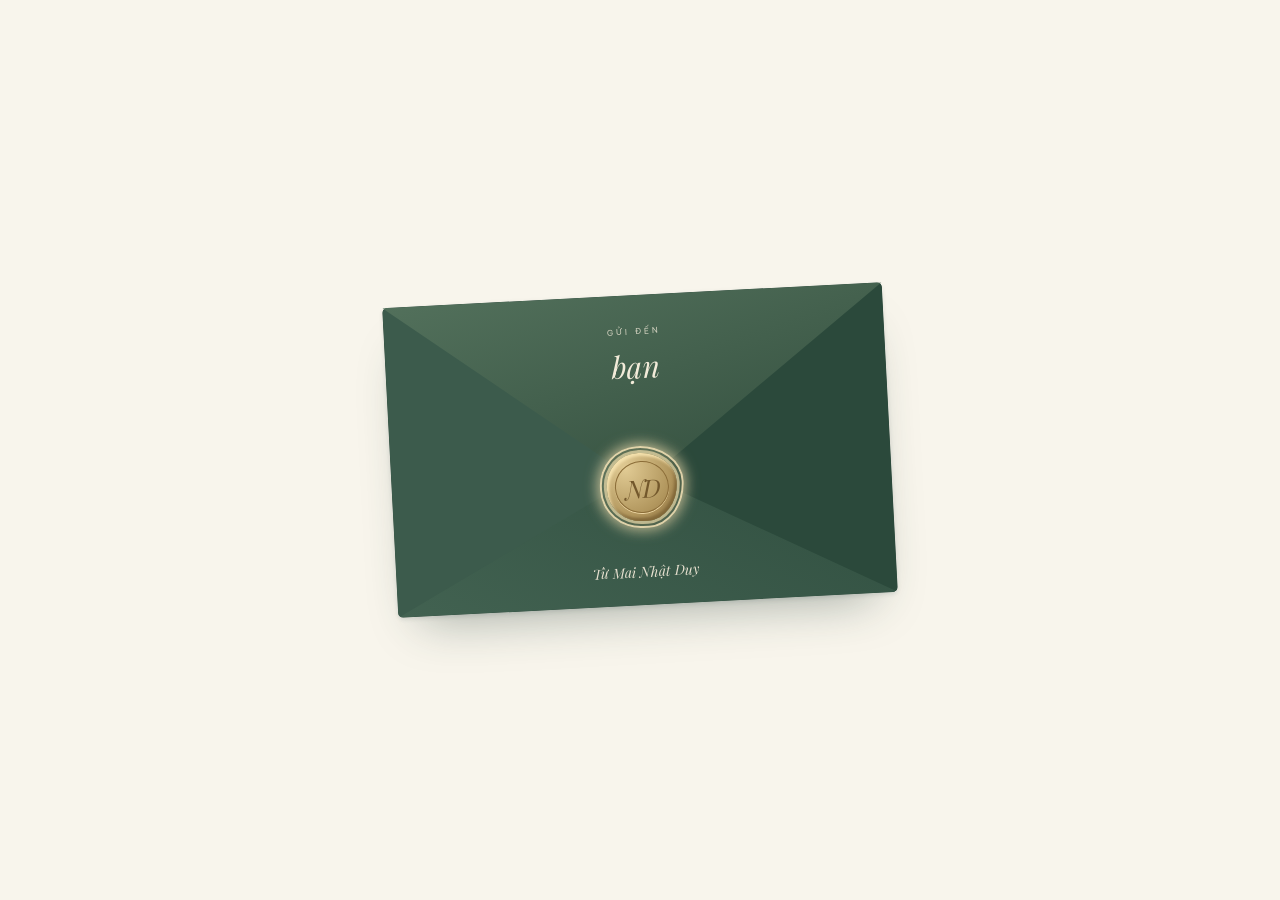
<file: index.html>
<!doctype html>
<html lang="vi">

<head>
  <meta charset="utf-8">
  <meta name="viewport" content="width=device-width, initial-scale=1">
  <meta name="theme-color" content="#f8f5ec">
  <script>document.documentElement.classList.add("invitation-js");</script>
  <link rel="preload" as="image" href="assets/os-x-mountain-lion-3840x2160-24072.jpg">
  <meta name="description"
    content="Một lời mời chân thành đến lễ tốt nghiệp của Mai Nhật Duy — Đại học Tôn Đức Thắng, 17.10.2026.">
  <title>Lời mời tốt nghiệp · Mai Nhật Duy</title>
  <meta property="og:type" content="website">
  <meta property="og:url" content="https://mai-nhat-duy-graduated.github.io/graduation-invitation/">
  <meta property="og:title" content="Lời mời tốt nghiệp · Mai Nhật Duy">
  <meta property="og:description"
    content="Một lời mời chân thành đến lễ tốt nghiệp của Mai Nhật Duy — Đại học Tôn Đức Thắng, 17.10.2026.">
  <meta property="og:image"
    content="https://mai-nhat-duy-graduated.github.io/graduation-invitation/assets/og-envelope.png?v=2">
  <meta property="og:image:secure_url"
    content="https://mai-nhat-duy-graduated.github.io/graduation-invitation/assets/og-envelope.png?v=2">
  <meta property="og:image:type" content="image/png">
  <meta property="og:image:width" content="1200">
  <meta property="og:image:height" content="630">
  <meta property="og:image:alt" content="Phong thư mời tốt nghiệp — Mai Nhật Duy">
  <meta name="twitter:card" content="summary_large_image">
  <meta name="twitter:title" content="Lời mời tốt nghiệp · Mai Nhật Duy">
  <meta name="twitter:description"
    content="Một lời mời chân thành đến lễ tốt nghiệp của Mai Nhật Duy — Đại học Tôn Đức Thắng, 17.10.2026.">
  <meta name="twitter:image"
    content="https://mai-nhat-duy-graduated.github.io/graduation-invitation/assets/og-envelope.png?v=2">
  <link rel="icon" href="assets/favicon.svg" type="image/svg+xml">
  <link rel="stylesheet" href="styles.css?v=font-fix-1">
  <script src="config.js" defer></script>
  <script src="guest-copy.js?v=pronouns-1" defer></script>
  <script src="app.js?v=pronouns-1" defer></script>
  <script src="photo-core.js" defer></script>
  <script src="photo-submit.js?v=20261010-private-guests" defer></script>
</head>

<body class="invitation-page" data-state="closed">
  <div class="sky-background" aria-hidden="true"></div>
  <section class="letter-gate" id="letter-gate" aria-label="Phong thư mời tốt nghiệp">
    <div class="envelope-stage">
      <div class="sealed-envelope">
        <div class="envelope-lining" aria-hidden="true"></div>
        <div class="envelope-pocket" aria-hidden="true"></div>
        <div class="envelope-flap" aria-hidden="true"></div>
        <div class="envelope-address"><span>GỬI ĐẾN</span><strong data-guest>bạn</strong></div>
        <button class="envelope-seal" id="letter-open" type="button" aria-expanded="false"
          aria-controls="invitation-content" aria-label="Mở thiệp mời" title="Nhấn vào nút sáp để mở thư"><span
            data-initials>ND</span></button>
        <div class="envelope-from">Từ <span data-graduate>Mai Nhật Duy</span></div>
      </div>
    </div>
  </section>
  <div id="invitation-content">
    <a class="skip-link" href="#invitation">Đến nội dung lời mời</a>
    <main>
      <section class="sky-hero" aria-labelledby="hero-title">
        <header class="sky-header">
          <a class="sky-brand" href="#invitation" aria-label="Đọc lời mời của Mai Nhật Duy">MAI NHẬT DUY</a>
          <nav class="sky-nav" aria-label="Các phần của thiệp">
            <a href="#invitation"><span>01</span> Lời mời</a>
            <a href="#details"><span>02</span> Thời gian &amp; Địa điểm</a>
            <a href="#arrival"><span>03</span> Thông tin cần thiết</a>
            <a href="#photo-ideas"><span>04</span> Kiểu chụp</a>
          </nav>
          <span class="sky-edition">CLASS OF <span id="hero-year">2026</span></span>
        </header>
        <div class="sky-hero-copy">
          <p class="eyebrow">MỘT HÀNH TRÌNH · NGÀN KỶ NIỆM</p>
          <h1 id="hero-title" tabindex="-1"><em>Hoàn thành nhiệm vụ</em><br>ĐẠI HỌC<span class="hero-period">.</span>
          </h1>
          <p class="hero-dedication"></p>
        </div>
        <div class="sky-hero-bottom"><span id="hero-date">17.10.2026</span><a href="#invitation" id="hero-invitation-link">MỘT LỜI MỜI DÀNH RIÊNG
            CHO BẠN <span aria-hidden="true">↓</span></a><span data-university>Đại học Tôn Đức Thắng</span></div>
      </section>
      <section class="personal-section" id="invitation" aria-labelledby="letter-title">
        <div class="section-label"><span>01 / LỜI MỜI</span><span aria-hidden="true">✳</span></div>
        <article class="glass-letter reveal">
          <div class="letter-overline"><span>THƯ MỜI TỐT NGHIỆP</span><span aria-hidden="true">♡</span></div>
          <div class="letter-heading">
            <h2 id="letter-title">Gửi <em data-guest>bạn</em>,</h2>
          </div>
          <div class="letter-body">
            <p class="letter-lead">Tui sắp tốt nghiệp rồi!</p>
            <p id="personal-message">Tui mời bạn đến chung vui và chụp vài tấm ảnh kỷ niệm trong ngày tốt nghiệp.</p>
            <p id="letter-closing">Nếu đến được, bạn nhắn tui biết nghe!</p>
            <div class="signature"><span>Thân mến,</span><strong data-graduate>Mai Nhật Duy</strong></div>
          </div>
          <p class="letter-signoff" id="letter-signoff">Hẹn gặp bạn ở ngày vui ♡</p>
        </article>
        <a class="section-next" href="#details">THỜI GIAN &amp; ĐỊA ĐIỂM <span aria-hidden="true">↓</span></a>
      </section>
      <section class="details-section" id="details" aria-labelledby="details-title">
        <div class="section-top reveal">
          <div>
            <h2 class="eyebrow" id="details-title">02 / THỜI GIAN &amp; ĐỊA ĐIỂM</h2>
          </div>
        </div>
        <div class="countdown-row reveal">
          <div class="countdown" aria-label="Thời gian còn lại đến lễ tốt nghiệp">
            <div><strong id="days">00</strong><span>NGÀY</span></div><b>:</b>
            <div><strong id="hours">00</strong><span>GIỜ</span></div><b>:</b>
            <div><strong id="minutes">00</strong><span>PHÚT</span></div><b>:</b>
            <div><strong id="seconds">00</strong><span>GIÂY</span></div>
          </div>
        </div>
        <div class="event-grid reveal">
          <div class="date-card"><span class="eyebrow" id="event-month">THÁNG 10 · 2026</span><span class="event-day"
              id="event-day">17</span><span id="event-weekday">Thứ Bảy</span><span class="date-card-rule"></span><span
              id="event-time">10:30 sáng</span><span class="timezone">Giờ Việt Nam (GMT+7)</span></div>
          <div class="venue-card"><span class="eyebrow">LỄ TỐT NGHIỆP</span>
            <h3 data-university>Đại học Tôn Đức Thắng</h3>
            <p id="event-venue"></p>
            <p class="venue-address" id="event-address"></p>
            <div class="event-actions"><a class="button primary" id="maps-link" target="_blank"
                rel="noopener noreferrer">Xem đường đi <span aria-hidden="true">↗</span></a></div>
          </div>
        </div>
        <div class="venue-map reveal" id="venue-map" hidden>
          <iframe id="maps-frame" title="Google Maps — vị trí Đại học Tôn Đức Thắng" width="1060" height="340"
            loading="lazy" allowfullscreen referrerpolicy="no-referrer-when-downgrade"></iframe>
        </div>
      </section>
      <section class="arrival-section" id="arrival" aria-labelledby="arrival-title">
        <div class="section-top reveal">
          <div>
            <h2 class="eyebrow" id="arrival-title">03 / THÔNG TIN CẦN THIẾT</h2>
          </div>
        </div>
        <div class="arrival-grid reveal">
          <article class="arrival-card"><span class="arrival-number">01 / KHÁM PHÁ KHUÔN VIÊN</span>
            <h3>Bản đồ trường</h3>
            <p>Các khu vực đã được đánh dấu kèm tên trên bản đồ. Chạm vào ảnh để xem nét và dùng hai ngón tay phóng to
              trên điện thoại.</p>
            <a class="campus-image-link" id="campus-preview-link" href="assets/tdtu-campus-map.jpg" target="_blank"
              rel="noopener noreferrer" aria-label="Mở ảnh bản đồ TDTU độ phân giải cao"><img id="campus-preview"
                src="assets/tdtu-campus-map-preview.webp" alt="Sơ đồ toàn bộ khuôn viên Đại học Tôn Đức Thắng"
                width="1500" height="888" loading="lazy" decoding="async"><span class="campus-image-caption">Chạm để xem
                ảnh lớn ↗</span></a>
            <a class="arrival-source" id="campus-source" href="https://discovery.tdtu.edu.vn/" target="_blank"
              rel="noopener noreferrer">Nguồn: Trải nghiệm trực tuyến TDTU ↗</a>
          </article>
          <article class="arrival-card"><span class="arrival-number">02 / TRƯỚC KHI VÀO TRƯỜNG</span>
            <h3>Gửi xe ở đâu?</h3>
            <p id="parking-note">Xem video hướng dẫn chỗ gửi xe trước khi đến. Hẹn bạn ở trong khuôn viên trường!</p>
            <div class="parking-video" id="parking-video">
              <iframe id="parking-frame"
                src="https://www.facebook.com/plugins/video.php?href=https%3A%2F%2Fwww.facebook.com%2Fwatch%2F%3Fv%3D1314719846733240&amp;show_text=false&amp;width=420"
                title="Video Facebook hướng dẫn chỗ gửi xe"
                allow="autoplay; clipboard-write; encrypted-media; picture-in-picture; web-share; fullscreen"
                allowfullscreen loading="lazy"
                sandbox="allow-scripts allow-same-origin allow-popups allow-popups-to-escape-sandbox allow-presentation"
                referrerpolicy="strict-origin-when-cross-origin"></iframe>
            </div>
            <a class="arrival-source" id="parking-source" href="https://www.facebook.com/watch/?v=1314719846733240"
              target="_blank" rel="noopener noreferrer">Không xem được video? Mở trên Facebook ↗</a>
          </article>
        </div>
        <p class="arrival-intro reveal">Số điện thoại của Mai Duy: <a href="tel:0944043973"><strong>0944 043
              973</strong></a></p>
      </section>
      <section class="memory-section reveal" id="memory" hidden>
        <div class="portrait-frame"><img id="portrait" alt="Ảnh kỷ niệm của người tốt nghiệp" loading="lazy"></div>
        <div>
          <p class="eyebrow">MỘT THỜI ĐỂ NHỚ</p>
          <h2>Những năm tháng<br><em>thật đẹp.</em></h2>
          <p id="memory-desc">Thanh xuân có những người bạn, những bài học, và cả những giấc mơ. Cảm ơn bạn đã cùng mình đi qua một phần
            hành trình này.</p>
        </div>
      </section>
      <section class="photo-section" id="photo-ideas" aria-labelledby="photo-title">
        <p class="eyebrow">04 / MỘT KIỂU CHỤP, MỘT KỶ NIỆM</p>
        <h2 id="photo-title">Bạn muốn chụp kiểu nào <em>cùng mình?</em></h2>
        <p id="photo-intro">Gửi một ảnh mẫu nhé. Đến buổi lễ, mình sẽ random từ ảnh mẫu và những ý tưởng các bạn gửi!
        </p>
        <form id="photo-form" class="photo-form">
          <label for="photo-file">Ảnh mẫu <span class="field-hint">JPEG, PNG hoặc WebP · tối đa 5 MB</span><input
              id="photo-file" name="file" type="file" accept="image/jpeg,image/png,image/webp" required></label>
          <div id="photo-preview-wrap" hidden><img id="photo-preview" class="photo-preview"
              alt="Ảnh mẫu bạn sắp gửi"><button id="photo-change" class="text-button" type="button">Đổi ảnh</button>
          </div>
          <label for="photo-description">Mô tả kiểu chụp (tùy chọn)<textarea id="photo-description" name="description"
              maxlength="500" rows="3" placeholder="Ví dụ: Cùng tung mũ tốt nghiệp"></textarea></label>
          <p class="field-hint" id="photo-hint">Ảnh và lời nhắn được lưu riêng để Duy xem và random khi chụp cùng bạn.</p>
          <button id="photo-send" class="button primary" type="submit">Gửi kiểu chụp ↗</button>
          <p id="photo-status" role="status" aria-live="polite"></p>
        </form>
      </section>
      <section class="rsvp-section reveal" id="rsvp" aria-labelledby="rsvp-title"><span class="rsvp-star"
          aria-hidden="true">✦</span>
        <h2 id="rsvp-title">Phải đến nhé</h2>
      </section>
    </main>
    <footer><a class="brand" href="#"><span class="brand-mark" data-initials>ND</span><span data-graduate>Mai Nhật
          Duy</span></a><span>Khép lại một hành trình, giữ lại những yêu thương.</span><span>MADE WITH ♡ · 2026</span>
    </footer>
    <button class="music-toggle" id="music-toggle" aria-label="Bật nhạc nền" aria-pressed="false" hidden>♫</button>
  </div>
  <div class="toast" id="toast" role="status"></div>
  <noscript>
    <p class="noscript-note">Bật JavaScript để xem lời mời cá nhân hóa và đồng hồ đếm ngược. Buổi lễ: 10:30 ngày
      17/10/2026, Đại học Tôn Đức Thắng.</p>
  </noscript>
</body>

</html>
</file>
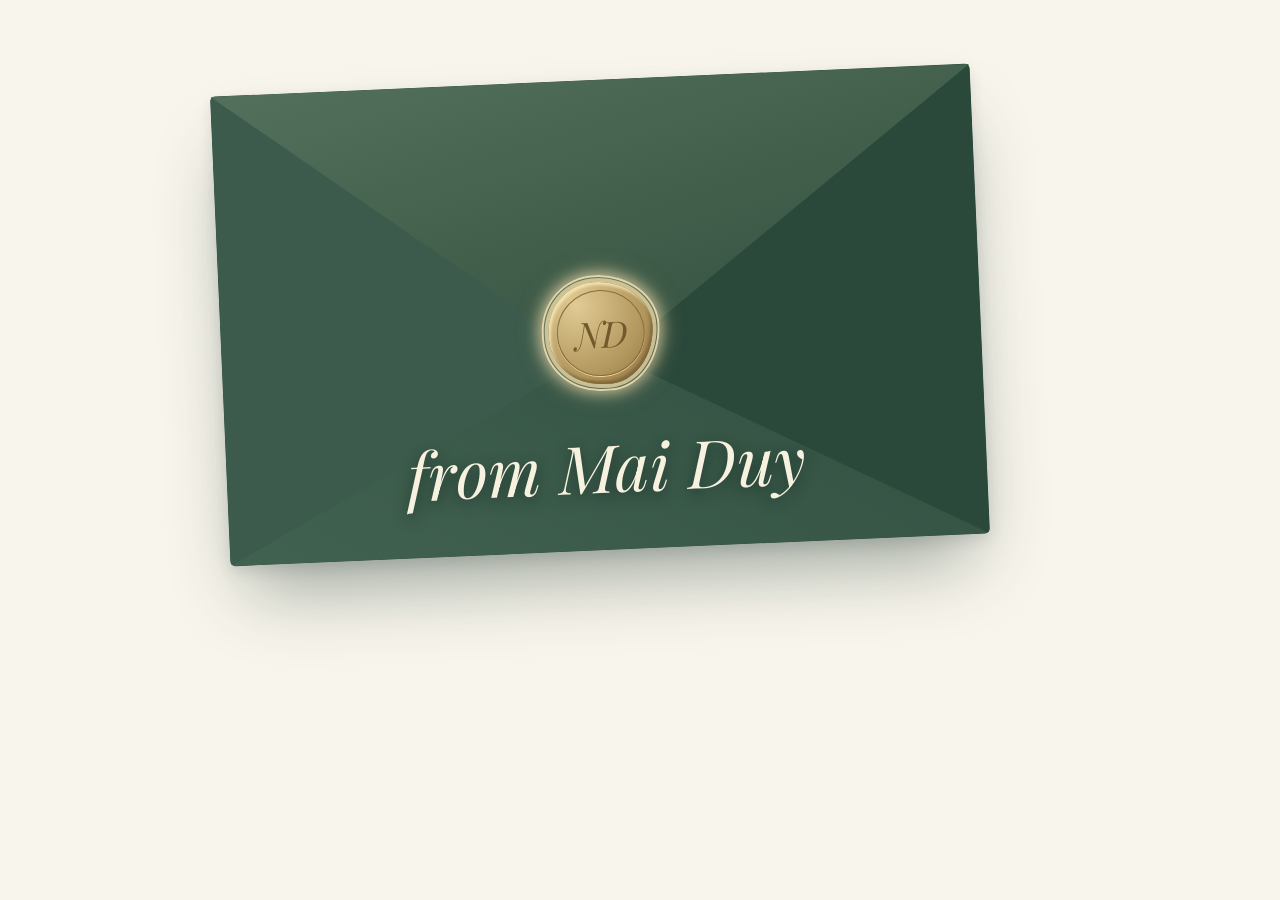
<file: og-template.html>
<!doctype html>
<html lang="vi">
<head>
  <meta charset="utf-8">
  <link rel="stylesheet" href="styles.css">
  <style>
    body.invitation-page {
      margin: 0;
      width: 1200px;
      height: 630px;
      overflow: hidden;
      background: #f8f5ec !important;
      display: flex;
      align-items: center;
      justify-content: center;
    }
    .envelope-stage {
      width: 760px;
      text-align: center;
      perspective: 1400px;
    }
    .sealed-envelope {
      width: 760px;
      height: 470px;
      transform: rotate(-2.5deg);
      box-shadow: 0 42px 75px -20px rgba(35, 59, 52, 0.45), 0 6px 14px rgba(35, 59, 52, 0.12);
      cursor: default;
      animation: none !important;
    }
    .envelope-seal {
      width: 104px;
      height: 102px;
      top: 43%;
      left: calc(50% - 52px);
      box-shadow:
        0 0 0 4px rgba(245, 226, 175, 0.7),
        0 0 24px 6px rgba(235, 210, 150, 0.5),
        inset 2px 3px 3px #f4e1ad,
        inset -2px -3px 3px #826839,
        2px 6px 12px #0b211b66;
      animation: none !important;
    }
    .envelope-seal span {
      font-size: 36px;
    }
    .envelope-from {
      position: absolute;
      z-index: 4;
      bottom: 44px;
      width: 100%;
      color: #f7f1df;
      font: italic 66px/1.2 var(--serif);
      letter-spacing: 0.5px;
      text-shadow: 0 4px 14px rgba(11, 33, 27, 0.6);
    }
  </style>
</head>
<body class="invitation-page">
  <div class="envelope-stage">
    <div class="sealed-envelope">
      <div class="envelope-lining" aria-hidden="true"></div>
      <div class="envelope-pocket" aria-hidden="true"></div>
      <div class="envelope-flap" aria-hidden="true"></div>
      <div class="envelope-seal"><span>ND</span></div>
      <div class="envelope-from">from Mai Duy</div>
    </div>
  </div>
</body>
</html>
</file>
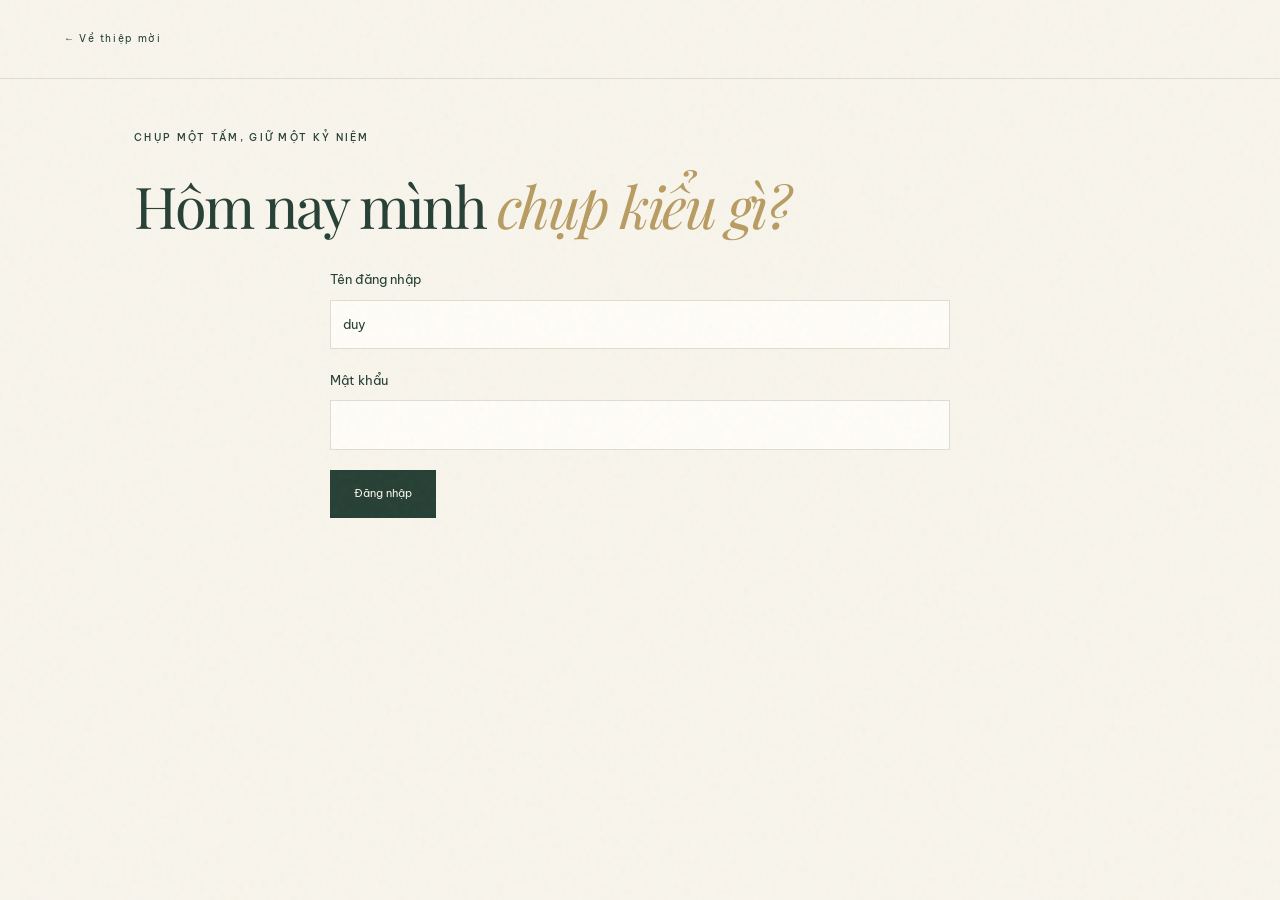
<file: random.html>
<!doctype html>
<html lang="vi">
<head>
  <meta charset="utf-8"><meta name="viewport" content="width=device-width,initial-scale=1">
  <meta name="robots" content="noindex,nofollow"><title>Random kiểu chụp · Duy</title>
  <link rel="icon" href="assets/favicon.svg"><link rel="stylesheet" href="styles.css">
  <script src="config.js" defer></script><script src="photo-core.js" defer></script><script src="random.js?v=username-1" defer></script>
</head>
<body>
  <header class="site-header"><a class="brand" href="index.html">← Về thiệp mời</a><button id="logout" class="text-button" hidden>Đăng xuất</button></header>
  <main class="random-main">
    <p class="eyebrow">CHỤP MỘT TẤM, GIỮ MỘT KỶ NIỆM</p><h1>Hôm nay mình <em>chụp kiểu gì?</em></h1>
    <form id="login-form" class="photo-form">
      <label for="email">Tên đăng nhập<input id="email" type="text" autocomplete="username" value="duy" autocapitalize="none" spellcheck="false" required></label>
      <label for="password">Mật khẩu<input id="password" type="password" autocomplete="current-password" required></label>
      <button id="login-button" class="button primary" type="submit">Đăng nhập</button>
    </form>
    <p id="auth-status" class="random-status" role="status"></p>
    <section id="random-panel" aria-label="Random kiểu chụp" hidden>
      <p id="source-status" class="random-status" role="status"></p>
      <div class="random-actions"><button id="draw" class="button primary" disabled>Random kiểu tiếp theo</button><button id="reload" class="text-button">Tải lại nguồn</button><button id="reset" class="text-button">Bắt đầu lượt mới</button><span id="remaining" role="status"></span></div>
      <p id="draw-status" class="random-status" role="status"></p>
      <article id="result" class="random-result" hidden><img id="result-image" alt="Ảnh mẫu kiểu chụp"><h3 id="result-title"></h3><p id="result-description"></p></article>
    </section>
    <noscript>Bật JavaScript để đăng nhập và random kiểu chụp.</noscript>
  </main>
</body>
</html>
</file>
<file: styles.css>
@import url('https://fonts.googleapis.com/css2?family=Be+Vietnam+Pro:wght@400;500;600;700&family=DM+Sans:wght@400;500;600&family=Playfair+Display:ital,wght@0,400;0,500;0,600;1,400;1,500&display=swap');
:root{--cream:#f8f5ec;--paper:#fffdf7;--green:#263f35;--muted:#788075;--gold:#b89c62;--line:#deded1;--serif:'Playfair Display',Georgia,serif;--sans:'Be Vietnam Pro',Arial,sans-serif}*{box-sizing:border-box}html{scroll-behavior:smooth;scroll-padding-top:30px}body{margin:0;color:var(--green);background:var(--cream);font-family:var(--sans);font-size:14px;line-height:1.8}body::before{content:'';position:fixed;inset:0;pointer-events:none;opacity:.12;z-index:8;background-image:url("data:image/svg+xml,%3Csvg viewBox='0 0 180 180' xmlns='http://www.w3.org/2000/svg'%3E%3Cfilter id='n'%3E%3CfeTurbulence type='fractalNoise' baseFrequency='.85' numOctaves='3' stitchTiles='stitch'/%3E%3C/filter%3E%3Cpath fill='%23918c7c' opacity='.35' filter='url(%23n)' d='M0 0h180v180H0z'/%3E%3C/svg%3E")}a{color:inherit;text-decoration:none}button,input{font:inherit}button,a,input{-webkit-tap-highlight-color:transparent}button{cursor:pointer}button:focus-visible,a:focus-visible,input:focus-visible{outline:3px solid var(--gold);outline-offset:5px}[hidden]{display:none!important}.site-header,footer{max-width:1320px;margin:auto;padding:30px 64px;display:flex;align-items:center;justify-content:space-between}.site-header{border-bottom:1px solid var(--line)}.brand{display:flex;align-items:center;gap:14px;font-size:10px;letter-spacing:1.7px}.brand-mark{border:1px solid var(--green);width:39px;height:39px;border-radius:50%;display:grid;place-items:center;font-family:var(--serif);font-size:17px;letter-spacing:-1px}nav{display:flex;gap:35px;font-size:12px}nav a:last-child{border-bottom:1px solid var(--green)}nav span{margin-left:10px}.hero{position:relative;max-width:1320px;margin:auto;min-height:710px;padding:100px 64px 100px;display:grid;grid-template-columns:1.15fr 1fr;align-items:center;gap:20px}.eyebrow{font-size:10px;font-weight:500;letter-spacing:2.3px;margin:0 0 24px}.tiny-star{color:var(--gold);font-size:18px;vertical-align:middle;margin-right:8px}h1,h2,h3,p{margin-top:0}h1,h2,h3{font-family:var(--serif);font-weight:400}h1{font-size:clamp(42px,4.5vw,66px);line-height:1.2;letter-spacing:-2.5px;margin-bottom:25px}em{font-weight:400;color:var(--gold)}.hero-description{color:#72796e;font-size:12px;line-height:2.1;margin-bottom:24px}.guest-line{font-size:12px;margin-bottom:25px}.guest-line strong{font-weight:600;overflow-wrap:anywhere}.guest-line span{color:var(--gold);font-size:21px;margin-left:5px}.button{min-height:48px;display:inline-flex;align-items:center;justify-content:center;gap:28px;padding:13px 23px;border:1px solid transparent;font-size:11px;transition:transform .2s,background .2s,box-shadow .2s}.button:hover{transform:translateY(-3px);box-shadow:0 5px 15px #263f351a}.primary{background:var(--green);color:var(--cream)}.primary:hover{background:#375445}.button span{font-size:18px}.hero-date{display:flex;align-items:center;gap:13px;margin-top:41px;font-size:9px;letter-spacing:.7px;flex-wrap:wrap}.date-line{width:28px;height:1px;background:var(--gold)}.date-dot{color:var(--gold)}.hero-art{height:460px;position:relative;display:flex;justify-content:center;align-items:center;isolation:isolate}.orbit{position:absolute;width:390px;height:390px;border:1px solid #dedccc;border-radius:50%;z-index:-2}.orbit::after{content:'';position:absolute;inset:-20px;border:1px dashed #dedccc;border-radius:50%}.letter-paper{position:absolute;top:13px;width:280px;height:347px;padding:16px;background:var(--paper);transform:rotate(-8deg);box-shadow:0 8px 35px #263f3514;transition:transform .9s}.paper-border{height:100%;border:1px solid #d2c4a1;display:flex;flex-direction:column;align-items:center;padding:20px 8px}.paper-kicker{font-size:7px;letter-spacing:2px;color:var(--muted)}.cap{width:58px;margin-top:25px;color:var(--green)}.paper-title{font-family:var(--serif);font-size:34px;font-style:italic;margin-top:10px}.paper-name{font-family:var(--serif);font-size:19px;margin-top:8px}.paper-date{font-size:8px;letter-spacing:2px;margin-top:18px}.paper-flourish{font-size:23px;color:var(--gold)}.envelope{position:absolute;bottom:46px;background:#355144;width:348px;height:220px;border:0;border-radius:2px;box-shadow:4px 20px 36px #263f3526;transform:rotate(5deg);overflow:hidden;transition:transform .5s}.envelope::before,.envelope::after{content:'';position:absolute;inset:0;clip-path:polygon(0 0,50% 57%,0 100%);background:#3f5c4e}.envelope::after{clip-path:polygon(100% 0,50% 57%,100% 100%);background:#2c483c}.envelope-fold{position:absolute;inset:0;clip-path:polygon(0 100%,50% 40%,100% 100%);background:#385648;z-index:1}.seal{position:absolute;z-index:2;width:63px;height:63px;left:calc(50% - 31px);top:68px;border-radius:50%;display:grid;place-items:center;background:radial-gradient(ellipse at 30% 20%,#e0c994,#b69b63);border:5px double #bda16e;box-shadow:0 3px 7px #15281f66;font-family:var(--serif);font-size:23px;color:#6f5732;letter-spacing:-1px}.envelope-caption{position:absolute;z-index:3;bottom:25px;left:0;right:0;font-family:var(--serif);font-style:italic;font-size:14px;color:#dce3d8}.envelope:hover{transform:rotate(2deg) translateY(-6px)}.hero-art.opened .letter-paper{transform:rotate(-5deg) translateY(-23px)}.hero-art.opened .envelope{transform:rotate(3deg) translateY(12px)}.art-star{position:absolute;color:var(--gold);font-family:Georgia,serif}.star-one{left:0;top:80px;font-size:55px}.star-two{right:5px;bottom:70px;font-size:34px}.art-caption{position:absolute;bottom:0;font-family:var(--serif);font-style:italic;color:#90927d;font-size:15px;transform:rotate(-4deg)}.scroll-note{position:absolute;bottom:28px;left:64px;font-size:8px;letter-spacing:1.7px;display:flex;align-items:center;gap:20px;color:var(--muted)}.scroll-note span{font-size:21px}.invitation-section{max-width:1192px;margin:0 auto;padding:87px 65px 95px;border-top:1px solid var(--line);display:grid;grid-template-columns:1fr 1.3fr;gap:90px}.large-star{font-size:58px;color:var(--gold);display:block;line-height:1;margin:42px 0 24px}h2{font-size:43px;line-height:1.3;letter-spacing:-1.2px;margin-bottom:20px}.letter-heading h2{overflow-wrap:anywhere}.letter-body{padding-top:46px;max-width:500px;color:#697267;font-size:13px;line-height:2.2}.letter-lead{font-family:var(--serif);font-size:26px;color:var(--green);margin-bottom:19px}.signature{display:flex;flex-direction:column;margin-top:28px;gap:5px}.signature span:first-child{font-size:10px}.signature strong{font-family:var(--serif);font-style:italic;font-size:29px;font-weight:400;color:var(--green)}.signature-line{width:50px;height:1px;background:var(--gold);margin-top:4px}.details-section{background:#efeee3;padding:76px max(64px,calc((100vw - 1060px)/2)) 62px}.section-top{display:flex;align-items:flex-end;justify-content:space-between;margin-bottom:38px;gap:30px}.section-top h2{margin-bottom:0}.section-note{font-family:var(--serif);font-style:italic;font-size:15px;color:var(--muted);text-align:right}.event-grid{display:grid;grid-template-columns:260px 1fr;background:var(--cream);border:1px solid #d5d9cc}.date-card{padding:35px;text-align:center;display:flex;flex-direction:column;align-items:center;border-right:1px solid var(--line)}.date-card .eyebrow{margin:0;font-size:9px;letter-spacing:1.5px}.event-day{font-family:var(--serif);font-size:95px;line-height:1.3;letter-spacing:-6px}.date-card>span:not(.eyebrow):not(.event-day){font-size:12px}.date-card-rule{width:40px;height:1px;background:var(--gold);margin:18px}.date-card .timezone{font-size:9px!important;color:var(--muted);margin-top:8px}.venue-card{padding:38px 46px}.venue-card .eyebrow{margin-bottom:15px;color:var(--muted)}h3{font-size:31px;line-height:1.4;margin-bottom:12px}.venue-card>p{font-size:12px;margin-bottom:5px;color:#6a7367}.venue-address{font-size:11px!important}.event-actions{display:flex;align-items:center;gap:25px;margin-top:27px;flex-wrap:wrap}.text-button{background:transparent;border:0;border-bottom:1px solid #b9bcac;color:var(--green);font-size:11px;padding:8px 0}.text-button span{margin-left:14px}.venue-card .event-footnote{font-family:var(--serif);font-style:italic;font-size:12px;margin-top:22px;margin-bottom:0}.countdown-row{display:grid;place-items:center;width:100%;margin:38px auto 0}.countdown-row>p{font-family:var(--serif);font-style:italic;font-size:18px;line-height:1.6;margin:0;color:#78806f}.countdown{display:flex;justify-content:center;align-items:center;width:100%;margin-inline:auto;gap:27px}.countdown>div{text-align:center;min-width:55px}.countdown strong{display:block;font-family:var(--serif);font-size:41px;line-height:1.4;font-weight:400;font-variant-numeric:tabular-nums}.countdown span{font-size:8px;letter-spacing:1.5px;color:var(--muted)}.countdown b{font-family:var(--serif);font-size:24px;color:var(--gold);font-weight:400;margin-top:-16px}.memory-section{max-width:1060px;display:grid;grid-template-columns:1fr 1fr;align-items:center;gap:70px;padding:70px 0;margin:auto}.portrait-frame{padding:14px;background:var(--paper);border:1px solid var(--line);transform:rotate(-3deg)}.portrait-frame img{width:100%;max-height:450px;object-fit:cover;display:block}.memory-section p{color:var(--muted)}.rsvp-section{background:var(--green);color:var(--cream);text-align:center;padding:72px 24px 76px;position:relative;overflow:hidden}.rsvp-section::before,.rsvp-section::after{content:'';width:370px;height:370px;border:1px solid #f8f5ec13;border-radius:50%;position:absolute;left:-190px;top:40px;pointer-events:none}.rsvp-section::after{left:auto;right:-180px;top:-170px;width:450px;height:450px}.rsvp-star{font-size:29px;color:#d2b87c;display:block;margin-bottom:22px}.rsvp-section .eyebrow{color:#c3cbbd;font-size:9px}.rsvp-section h2{font-size:49px;margin-bottom:22px}.rsvp-section em{color:#d6bd88}.rsvp-section>p:not(.eyebrow){font-size:12px;color:#c0cabe;line-height:2}.cream{background:var(--cream);color:var(--green);margin:16px 0}.rsvp-section .rsvp-signoff{font-family:var(--serif);font-style:italic;font-size:20px!important;margin:27px 0 0;color:#d6bd88!important;overflow-wrap:anywhere}.share-section{max-width:1192px;margin:auto;display:grid;grid-template-columns:1fr 1fr;gap:30px;padding:55px 0;align-items:center}.share-section .eyebrow{font-size:8px;margin-bottom:10px}.share-section h3{font-size:23px;margin:0}.share-section form{display:flex;gap:10px}.share-section input{min-width:0;width:100%;border:1px solid var(--line);background:transparent;padding:12px 15px;font-size:11px;color:var(--green);border-radius:0}.share-section form .button{white-space:nowrap}.share-result{grid-column:1/-1}.share-result label{font-size:11px}.share-result>div{display:flex;gap:20px;margin-top:8px}.share-result button{white-space:nowrap}.share-result>span{font-size:11px;color:var(--muted)}footer{border-top:1px solid var(--line);padding-top:25px;padding-bottom:25px;gap:20px}footer>.brand{letter-spacing:0}footer>span{font-size:9px;color:var(--muted)}footer>span:last-child{letter-spacing:1px;font-size:8px}.music-toggle{position:fixed;right:22px;bottom:22px;z-index:10;width:45px;height:45px;border:1px solid var(--gold);border-radius:50%;background:var(--green);color:var(--cream);font-size:22px}.confetti-layer{position:fixed;inset:0;pointer-events:none;z-index:20;overflow:hidden}.confetti{position:absolute;top:-20px;width:7px;height:12px;animation:confetti-fall 3.5s ease-in forwards}@keyframes confetti-fall{to{transform:translate3d(var(--drift),110vh,0) rotate(650deg)}}.toast{position:fixed;bottom:25px;left:50%;transform:translate(-50%,20px);opacity:0;background:var(--green);color:var(--cream);padding:13px 22px;font-size:12px;z-index:30;transition:.3s;pointer-events:none}.toast.visible{opacity:1;transform:translate(-50%,0)}.js .reveal{opacity:0;transform:translateY(20px);transition:opacity .7s,transform .7s}.js .reveal.visible{opacity:1;transform:none}.sr-only{position:absolute;width:1px;height:1px;padding:0;margin:-1px;overflow:hidden;clip:rect(0,0,0,0);white-space:nowrap;border:0}.skip-link{position:fixed;top:-100px;left:15px;background:var(--green);color:white;padding:10px;z-index:50}.skip-link:focus{top:15px}.noscript-note{text-align:center;padding:16px}
@media(min-width:1440px){.hero{min-height:740px}.hero-art{transform:scale(1.06)}}
@media(max-width:1100px){.site-header,footer{padding-left:35px;padding-right:35px}.hero{padding:80px 35px 100px;min-height:670px}h1{font-size:48px}.hero-art{transform:scale(.88)}.invitation-section{margin:0 35px;padding:70px 25px;gap:50px}.details-section{padding:65px 60px}.share-section{margin:0 60px}.memory-section{padding:60px}.hero-date{font-size:8px;gap:8px}.scroll-note{left:35px}}
@media(max-width:760px){.site-header{padding:18px 22px}.brand{font-size:8px;gap:10px}.brand-mark{width:34px;height:34px;font-size:16px}nav{gap:18px;font-size:10px}nav a:first-child{display:none}.hero{padding:50px 24px 65px;display:flex;flex-direction:column;gap:25px;min-height:auto;align-items:stretch}.hero-copy{text-align:center}.hero .eyebrow{font-size:8px;letter-spacing:1.7px;margin-bottom:21px}h1{font-size:clamp(36px,7.3vw,52px);letter-spacing:-1.7px}.hero-description{font-size:11px}.guest-line{font-size:11px}.hero-date{justify-content:center;margin-top:26px;gap:10px;font-size:8px}.hero-art{transform:none;width:100%;max-width:390px;align-self:center;height:410px;margin-top:5px}.orbit{width:300px;height:300px}.letter-paper{width:245px;height:310px;top:5px}.paper-border{padding-top:15px}.paper-title{font-size:31px}.cap{margin-top:20px}.envelope{width:300px;height:190px;bottom:40px}.seal{top:54px;width:57px;height:57px;left:calc(50% - 28px)}.envelope-caption{bottom:20px;font-size:13px}.star-one{left:4px;top:75px;font-size:38px}.star-two{right:4px;bottom:75px;font-size:27px}.scroll-note{left:0;right:0;bottom:18px;justify-content:center;font-size:7px}.invitation-section{margin:0 24px;padding:50px 0 57px;display:block}.letter-heading .eyebrow{font-size:8px}.large-star{display:none}.letter-heading h2{font-size:35px;margin-bottom:20px}.letter-body{padding:0;font-size:12px}.letter-lead{font-size:24px}.signature strong{font-size:26px}.details-section{padding:48px 24px}.section-top{margin-bottom:25px}.section-top .eyebrow{font-size:8px;letter-spacing:1.3px;margin-bottom:17px}.section-top h2{font-size:32px}.section-note{display:none}.event-grid{grid-template-columns:1fr}.date-card{padding:24px;border-right:0;border-bottom:1px solid var(--line)}.event-day{font-size:75px;line-height:1.2}.date-card-rule{margin:12px}.venue-card{padding:28px 23px}.venue-card h3{font-size:27px}.event-actions{gap:20px}.event-actions .button{font-size:10px;padding:11px 18px;gap:18px}.event-actions .text-button{font-size:10px}.countdown-row{flex-direction:column;text-align:center;gap:20px;margin-top:30px}.countdown-row>p{font-size:16px}.countdown-row>p br{display:none}.countdown{gap:14px;width:100%;justify-content:center}.countdown>div{min-width:45px}.countdown strong{font-size:35px}.countdown span{font-size:7px}.countdown b{font-size:19px}.rsvp-section{padding:48px 24px 55px}.rsvp-section h2{font-size:38px}.share-section{margin:0;padding:35px 24px;grid-template-columns:1fr;gap:22px}.share-section h3{font-size:22px}.share-section input{font-size:10px}.share-section .button{padding:12px 15px;gap:15px}.memory-section{grid-template-columns:1fr;padding:45px 35px;gap:35px}footer{padding:25px 24px;flex-wrap:wrap}footer>.brand{width:100%}footer>span{font-size:8px}footer>span:last-child{font-size:7px}.toast{width:max-content;max-width:90vw;text-align:center}.desktop-break{display:none}}
@media(prefers-reduced-motion:reduce){html{scroll-behavior:auto}*,*::before,*::after{animation:none!important;transition:none!important}.js .reveal{opacity:1;transform:none}}
@media(max-width:360px){.hero-art{height:370px}.orbit{width:255px;height:255px}.orbit::after{inset:-8px}.envelope{width:260px;height:175px}.letter-paper{width:220px;height:290px}.paper-title{font-size:28px}.paper-name{font-size:17px}.art-caption{font-size:12px}.seal{top:47px}.star-one{font-size:27px}.star-two{font-size:22px}.hero-date{font-size:7px;gap:7px}.site-header .brand{font-size:7px;letter-spacing:1px}.countdown{gap:9px}.countdown>div{min-width:42px}}
.arrival-section{max-width:1060px;margin:auto;padding:72px 0}.arrival-intro{font-size:clamp(16px,2.2vw,20px);color:var(--muted);margin:24px auto 0;max-width:none;text-align:center}.arrival-grid{display:grid;grid-template-columns:1fr 1fr;gap:24px}.arrival-card{border:1px solid var(--line);padding:30px;background:var(--paper)}.arrival-number{font-size:9px;letter-spacing:1.7px;color:var(--muted)}.arrival-card h3{font-size:29px;margin:20px 0 12px}.arrival-card>p{font-size:12px;color:var(--muted);min-height:44px;margin-bottom:24px}.arrival-card .button{gap:22px}.arrival-source{display:block;font-size:9px;color:var(--muted);margin-top:17px;text-decoration:underline;text-underline-offset:3px}.parking-video{width:100%;max-width:420px;margin:24px auto 0;background:#efeee3}.parking-video iframe{display:block;width:100%;aspect-ratio:9/16;border:0}
@media(max-width:1100px){.arrival-section{padding:60px}}
@media(max-width:760px){.arrival-section{padding:45px 24px}.arrival-grid{grid-template-columns:1fr;gap:20px}.arrival-card{padding:24px}.arrival-card>p{min-height:0}.arrival-intro{font-size:16px}.arrival-source{font-size:9px}}

.campus-image-link{display:block;position:relative;margin-top:24px;background:#676b6d;overflow:hidden}.campus-image-link img{display:block;width:100%;height:auto;aspect-ratio:1500/888;object-fit:contain}.campus-image-caption{position:absolute;right:10px;bottom:10px;background:var(--paper);padding:5px 10px;color:var(--green);font-size:9px}.campus-image-link:hover .campus-image-caption{background:var(--green);color:var(--paper)}

.photo-section{max-width:1108px;margin:0 auto;padding:72px 24px;text-align:center}.photo-section>p:not(.eyebrow){max-width:620px;margin-right:auto;margin-left:auto;color:var(--muted);font-size:13px}.photo-form{max-width:620px;margin:28px auto 0;display:grid;gap:20px;text-align:left}.photo-form label{display:grid;gap:8px;font-size:13px}.photo-form input,.photo-form textarea{width:100%;min-width:0;padding:12px;border:1px solid var(--line);background:var(--paper);color:var(--green);font:inherit;border-radius:0}.photo-form textarea{resize:vertical}.field-hint{font-size:11px;color:var(--muted)}.photo-preview{display:block;width:100%;max-height:360px;object-fit:contain;background:var(--paper)}.photo-form .button{justify-self:start}.photo-form [role=status]{font-size:13px;overflow-wrap:anywhere}button:disabled{opacity:.55;cursor:wait}textarea:focus-visible{outline:3px solid var(--gold);outline-offset:5px}.random-main{max-width:1060px;margin:auto;padding:50px 24px}.random-actions{display:flex;gap:18px;align-items:center;flex-wrap:wrap;margin:25px 0}.random-result{border:1px solid var(--line);padding:24px;background:var(--paper)}.random-result img{display:block;width:100%;max-height:65vh;object-fit:contain;background:var(--cream)}.random-result h3{margin-top:20px;overflow-wrap:anywhere}.random-result p{white-space:pre-wrap;overflow-wrap:anywhere}.random-status{font-size:13px;white-space:pre-wrap}.random-result[aria-busy=true]{opacity:.6}@media(max-width:760px){.photo-section{padding:45px 24px}.photo-section h2{font-size:32px}.random-main h1{font-size:36px}.random-result{padding:14px}.photo-form input[type=file]{font-size:12px}}

.venue-map{margin-top:24px;border:1px solid var(--line);background:var(--paper)}.venue-map iframe{display:block;width:100%;height:340px;border:0}@media(max-width:760px){.venue-map iframe{height:300px}}

/* Invitation experience. Keep this theme scoped away from the admin page. */
.invitation-page {
  --sky-white: #f5f7fa;
  --sky-muted: #d5e0ec;
  --glass-line: #ffffff40;
  --glass-fill: #16334f9c;
  color: var(--sky-white);
  background: #183d60;
  font-size: 14px;
}
.invitation-page::before { display: none; }
.invitation-page em { color: inherit; }
.invitation-page :is(button, a, input, textarea):focus-visible { outline: 2px solid #fff; outline-offset: 5px; }
.invitation-js:not(.invitation-open), .invitation-js:not(.invitation-open) body { overflow: hidden; }
.sky-background {
  position: fixed; inset: 0; z-index: -1; pointer-events: none;
  background: linear-gradient(180deg, #0b29442e, #0b263c35 55%, #0b243c80), url('assets/os-x-mountain-lion-3840x2160-24072.jpg') center center / cover no-repeat, #183d60;
}
.invitation-js .sky-background { opacity: 0; transition: opacity 1.15s ease .45s; }
.invitation-js .invitation-page:not([data-state="closed"]) .sky-background { opacity: 1; }
.invitation-js .invitation-page[data-state="closed"] #invitation-content { display: none; }
.letter-gate { display: none; }
.invitation-js .letter-gate {
  position: fixed; inset: 0; z-index: 20; display: grid; place-items: center;
  padding: 24px; color: #263f35; isolation: isolate;
}
.letter-gate::before { content: ''; position: absolute; inset: 0; background: #f8f5ec; z-index: -1; transition: opacity 1.05s ease .5s; }
.envelope-stage { width: min(100%, 500px); text-align: center; perspective: 1400px; transition: opacity .7s ease .65s, transform 1s cubic-bezier(.22, 1, .36, 1) .45s; }
.sealed-envelope {
  position: relative; width: 100%; height: 310px; border-radius: 5px;
  background: #274537; box-shadow: 0 28px 50px -24px #233b3466, 0 2px 4px #233b3420;
  transform: rotate(-3deg); transition: transform .65s ease;
  cursor: pointer;
  animation: envelope-wiggle 4s ease-in-out infinite;
}
.sealed-envelope:hover {
  animation-play-state: paused;
}
@keyframes envelope-wiggle {
  0%, 65%, 100% {
    transform: rotate(-3deg);
  }
  69% {
    transform: rotate(-5.5deg) translateY(-3px);
  }
  73% {
    transform: rotate(-0.5deg) translateY(2px);
  }
  77% {
    transform: rotate(-4.5deg) translateY(-2px);
  }
  81% {
    transform: rotate(-1.5deg) translateY(1px);
  }
  85% {
    transform: rotate(-3.5deg) translateY(0);
  }
  89% {
    transform: rotate(-3deg) translateY(0);
  }
}
.envelope-lining { position: absolute; inset: 6px; background: #1e392d; border: 1px solid #bfa67940; }
.envelope-pocket { position: absolute; inset: 0; border-radius: inherit; overflow: hidden; background: linear-gradient(30deg, #426251, #294739); clip-path: polygon(0 0, 50% 54%, 100% 0, 100% 100%, 0 100%); z-index: 2; }
.envelope-pocket::before, .envelope-pocket::after { content: ''; position: absolute; inset: 0; background: #3c5b4c; clip-path: polygon(0 0, 53% 55%, 0 100%); }
.envelope-pocket::after { background: #2b493b; clip-path: polygon(100% 0, 47% 55%, 100% 100%); }
.envelope-flap {
  position: absolute; inset: 0 0 auto; height: 61%; z-index: 3;
  background: linear-gradient(165deg, #52705b, #355140 90%);
  clip-path: polygon(0 0, 100% 0, 50% 100%); transform-origin: center top;
  transition: transform .75s cubic-bezier(.4, 0, .2, 1) .18s;
}
.envelope-address { position: absolute; z-index: 4; top: 29px; left: 8%; width: 84%; color: #f2ebd9; transition: opacity .25s; }
.envelope-address > span { display: block; font-size: 8px; letter-spacing: 3px; opacity: .8; }
.envelope-address strong { display: block; font: italic 30px/1.3 var(--serif); margin-top: 9px; overflow-wrap: anywhere; }
button.envelope-seal, .envelope-seal {
  position: absolute; top: 51%; left: calc(50% - 35px); z-index: 5;
  width: 70px; height: 68px; display: grid; place-items: center;
  border: 0; padding: 0; margin: 0; cursor: pointer;
  border-radius: 46% 53% 44% 49% / 48% 45% 55% 48%;
  background: radial-gradient(ellipse at 28% 22%, #e1cb94, #b2975e 62%, #8d7040);
  box-shadow:
    0 0 0 3px rgba(245, 226, 175, 0.65),
    0 0 16px 4px rgba(235, 210, 150, 0.45),
    inset 2px 3px 3px #f4e1ad,
    inset -2px -3px 3px #826839,
    2px 5px 9px #0b211b66;
  color: #73582c;
  transition: transform .3s cubic-bezier(.2, .8, .3, 1), opacity .25s ease, box-shadow .3s ease;
  animation: seal-pulse-glow 2.4s ease-in-out infinite alternate;
  outline: none;
  -webkit-tap-highlight-color: transparent;
}
.envelope-seal::before {
  content: ''; position: absolute; inset: 8px; border: 1px solid #8b6d38;
  border-radius: 50%; box-shadow: 0 1px 0 #ecd5a2; pointer-events: none;
}
.envelope-seal::after {
  content: ''; position: absolute; inset: -7px; border-radius: inherit;
  border: 2px solid rgba(248, 230, 185, 0.85);
  box-shadow: 0 0 14px 2px rgba(248, 230, 185, 0.6);
  pointer-events: none;
  animation: seal-pulse-ring 2.4s cubic-bezier(.22, 1, .36, 1) infinite;
}
.envelope-seal span {
  font: italic 25px var(--serif); letter-spacing: -2px; pointer-events: none;
}
.envelope-seal:hover {
  transform: scale(1.08);
  box-shadow:
    0 0 0 6px rgba(255, 245, 210, 0.95),
    0 0 28px 8px rgba(250, 230, 175, 0.8),
    inset 2px 3px 3px #f4e1ad,
    inset -2px -3px 3px #826839,
    2px 7px 14px #0b211b88;
}
.envelope-seal:active {
  transform: scale(0.96);
}
.envelope-seal:focus-visible {
  outline: 3px solid #f8e8b0;
  outline-offset: 6px;
}
@keyframes seal-pulse-glow {
  0% {
    box-shadow:
      0 0 0 2.5px rgba(245, 226, 175, 0.45),
      0 0 10px 2px rgba(230, 205, 145, 0.35),
      inset 2px 3px 3px #f4e1ad,
      inset -2px -3px 3px #826839,
      2px 5px 9px #0b211b66;
  }
  100% {
    box-shadow:
      0 0 0 5px rgba(255, 240, 195, 0.9),
      0 0 24px 7px rgba(245, 222, 160, 0.65),
      inset 2px 3px 3px #f4e1ad,
      inset -2px -3px 3px #826839,
      2px 6px 12px #0b211b77;
  }
}
@keyframes seal-pulse-ring {
  0% {
    transform: scale(0.92);
    opacity: 0.95;
  }
  65% {
    transform: scale(1.24);
    opacity: 0;
  }
  100% {
    transform: scale(1.28);
    opacity: 0;
  }
}
.envelope-from { position: absolute; z-index: 4; bottom: 24px; width: 100%; color: #e5dfce; font: italic 14px var(--serif); }
.open-letter-button { display: none; }
.invitation-page[data-state="opening"] .letter-gate::before { opacity: 0; }
.invitation-page[data-state="opening"] .envelope-stage { opacity: 0; transform: translateY(-22px) scale(1.05); }
.invitation-page[data-state="opening"] .sealed-envelope { animation: none !important; transform: rotate(0); }
.invitation-page[data-state="opening"] .envelope-flap { transform: rotateX(180deg); }
.invitation-page[data-state="opening"] .envelope-seal { opacity: 0; transform: translateY(20px) rotate(15deg) scale(.7); animation: none !important; }
.invitation-page[data-state="opening"] .envelope-seal::after { display: none; }
.invitation-page[data-state="opening"] :is(.envelope-address, .envelope-from) { opacity: 0; }
.sky-hero { min-height: 100svh; display: flex; flex-direction: column; padding: 34px clamp(24px, 5vw, 80px) 32px; }
.sky-header { display: flex; align-items: center; justify-content: space-between; gap: 24px; }
.sky-brand, .sky-edition { border: 1px solid #ffffff70; border-radius: 100px; padding: 4px 13px; font-size: 9px; letter-spacing: 1px; white-space: nowrap; }
.sky-nav { display: flex; align-items: center; gap: clamp(20px, 3vw, 48px); }
.sky-nav a { display: inline-flex; align-items: center; gap: 7px; min-height: 44px; font-size: 10px; color: #fff; border: 0; }
.sky-nav a:last-child { border: 0; }
.sky-nav a span { font-size: 8px; opacity: .65; margin: 0; }
.sky-nav a:hover { text-decoration: underline; text-underline-offset: 6px; }
.sky-hero-copy { flex: 1; display: flex; flex-direction: column; align-items: center; justify-content: center; text-align: center; padding: 100px 0 90px; }
.sky-hero-copy .eyebrow { font-size: 9px; letter-spacing: 2.2px; margin-bottom: 26px; }
.sky-hero-copy h1 { font: 700 clamp(68px, 8.4vw, 128px)/.98 var(--sans); letter-spacing: -.02em; margin: 0; text-shadow: 0 3px 40px #12375415; }
.sky-hero-copy h1 em { display: inline-block; font: italic 400 .96em/1.14 var(--serif); letter-spacing: -.03em; }
.sky-hero-copy h1:focus { outline: none; }
.hero-period { color: #d1e0ed; }
.hero-dedication { font-size: 12px; line-height: 1.9; margin: 34px 0 0; color: #f1f5fa; }
.sky-hero-bottom { display: grid; grid-template-columns: 1fr auto 1fr; align-items: end; gap: 24px; font-size: 9px; letter-spacing: 1.2px; }
.sky-hero-bottom > :last-child { text-align: right; letter-spacing: 0; }
.sky-hero-bottom a { display: flex; flex-direction: column; align-items: center; gap: 10px; font-size: 8px; }
.sky-hero-bottom a span { font-size: 24px; line-height: 1; }
.invitation-js .invitation-page[data-state="opening"] :is(.sky-hero-copy, .sky-header, .sky-hero-bottom) { animation: sky-arrive .9s ease .85s both; }
@keyframes sky-arrive { from { opacity: 0; transform: translateY(15px); } to { opacity: 1; transform: translateY(0); } }
.invitation-page :is(.personal-section, .details-section, .arrival-section, .photo-section, .memory-section) { max-width: 1100px; margin: 0 auto; padding: 84px 40px; background: transparent; }
.invitation-page .eyebrow { color: var(--sky-muted); font-size: 9px; letter-spacing: 2px; }
.invitation-page h2 { font-size: clamp(32px, 4vw, 48px); }
.invitation-page h3 { font-size: clamp(25px, 3vw, 33px); }
.section-label { display: flex; justify-content: space-between; align-items: center; font-size: 9px; letter-spacing: 2px; margin-bottom: 30px; }
.section-label > :last-child { font-size: 24px; }
.invitation-page :is(.glass-letter, .event-grid, .arrival-card, .photo-form, .venue-map, .portrait-frame) {
  background: var(--glass-fill); border: 1px solid var(--glass-line); border-radius: 24px;
  box-shadow: inset 0 1px 0 #ffffff12, 0 18px 45px #071b301a;
  -webkit-backdrop-filter: blur(18px); backdrop-filter: blur(18px);
}
.glass-letter { max-width: 720px; margin: auto; padding: 42px 52px; }
.letter-overline { display: flex; align-items: center; justify-content: space-between; color: var(--sky-muted); font-size: 8px; letter-spacing: 2px; margin-bottom: 35px; }
.letter-overline > :last-child { font-size: 24px; }
.invitation-page .letter-body { max-width: none; padding: 0; font-size: 14px; line-height: 2.1; color: #e0e8f0; }
.invitation-page .letter-lead { color: #fff; font-size: 25px; }
.invitation-page .signature { margin-top: 34px; }
.invitation-page .signature strong { color: #fff; font-size: 31px; }
.letter-signoff { border-top: 1px solid var(--glass-line); padding-top: 20px; margin: 28px 0 0; color: var(--sky-muted); font: italic 14px var(--serif); }
.section-next { display: flex; justify-content: center; align-items: center; gap: 18px; font-size: 8px; letter-spacing: 1.6px; margin-top: 30px; min-height: 44px; }
.section-next span { font-size: 20px; }
.invitation-page .section-top { margin-bottom: 30px; }
.invitation-page .section-top .eyebrow { margin-bottom: 16px; }
.invitation-page .section-top .eyebrow:last-child { margin-bottom: 0; }
.eyebrow { font-family: var(--sans); }
.invitation-page .event-grid { overflow: hidden; grid-template-columns: 260px 1fr; }
.invitation-page .date-card { border-color: var(--glass-line); padding: 34px 24px; }
.invitation-page .date-card-rule { background: #d2deec80; }
.invitation-page .date-card .timezone { color: var(--sky-muted); }
.invitation-page .venue-card { padding: 40px; }
.invitation-page .venue-card > p { color: var(--sky-muted); }
.invitation-page .button { border-radius: 100px; font-size: 11px; gap: 20px; }
.invitation-page .primary { background: #edf3f8; color: #1a3952; border-color: #ffffff90; }
.invitation-page .primary:hover { background: #fff; }
.invitation-page .venue-map { overflow: hidden; margin-top: 24px; }
.invitation-page .countdown-row { margin: 0 auto 36px; }
.invitation-page .countdown { gap: 32px; }
.invitation-page .countdown strong { font: 400 46px/1.4 'DM Sans', var(--sans); letter-spacing: -2px; font-variant-numeric: tabular-nums; }
.invitation-page .countdown :is(span, b) { color: var(--sky-muted); }
.invitation-page .arrival-card { padding: 28px; min-width: 0; }
.invitation-page :is(.arrival-number, .arrival-card > p, .arrival-intro, .arrival-source) { color: var(--sky-muted); }
.invitation-page .arrival-card > p { font-size: 12px; }
.invitation-page .arrival-source { font-size: 10px; }
.invitation-page .campus-image-link { border-radius: 12px; }
.invitation-page .campus-image-caption { background: #16334fe6; color: white; border: 1px solid #ffffff40; border-radius: 100px; }
.invitation-page .parking-video { border-radius: 12px; overflow: hidden; background: #132f46; }
.invitation-page .arrival-intro { margin: 32px auto 0; max-width: none; text-align: center; font-size: clamp(16px, 2.2vw, 20px); color: var(--sky-muted); }
.invitation-page .arrival-intro a { color: #fff; font-weight: 700; text-decoration: none; border-bottom: 2px solid #ffffff60; padding-bottom: 2px; transition: border-color .2s, color .2s; }
.invitation-page .arrival-intro a:hover { color: #fff; border-bottom-color: #fff; }
.invitation-page .arrival-intro strong { font-size: 1.15em; letter-spacing: 0.8px; }
.invitation-page .portrait-frame { transform: none; }
.invitation-page .portrait-frame img { border-radius: 14px; }
.invitation-page .memory-section p { color: var(--sky-muted); }
.invitation-page .photo-section > p:not(.eyebrow) { color: var(--sky-muted); }
.invitation-page .photo-form { padding: 32px; gap: 22px; }
.invitation-page .photo-form :is(input, textarea) { color: #fff; background: #0b233d75; border: 1px solid #ffffff50; border-radius: 12px; }
.invitation-page .photo-form textarea::placeholder { color: #c1cfdf; }
.invitation-page .photo-form input::file-selector-button { border: 0; border-radius: 6px; padding: 8px 12px; background: #e3ebf3; color: #193850; margin-right: 12px; cursor: pointer; }
.invitation-page :is(.field-hint, .text-button) { color: var(--sky-muted); }
.invitation-page .photo-preview { border-radius: 12px; background: #0b233d75; }
.invitation-page .rsvp-section { background: transparent; padding: 90px 24px 110px; }
.invitation-page .rsvp-section::before, .invitation-page .rsvp-section::after { display: none; }
.invitation-page .rsvp-star { color: #d9e7f1; }
.invitation-page .rsvp-section h2 { font-style: italic; font-size: clamp(48px, 6vw, 76px); }
.invitation-page footer { max-width: 1180px; padding: 24px 40px; border-color: var(--glass-line); }
.invitation-page footer > span { color: var(--sky-muted); }
.invitation-page footer .brand-mark { border-color: #ffffff70; }
.invitation-page .music-toggle { background: #16334fd9; border-color: #ffffff70; color: white; }
.invitation-js .invitation-page:not([data-state="open"]) .music-toggle { display: none; }
.invitation-page .toast { border-radius: 12px; background: #102b44; color: #fff; }
.invitation-page .skip-link { background: #102b44; }
.invitation-page .noscript-note { background: #183d60; margin: 0; }
@supports not ((backdrop-filter: blur(1px)) or (-webkit-backdrop-filter: blur(1px))) {
  .invitation-page { --glass-fill: #1b3b57ed; }
}
@media (max-width: 760px) {
  .sky-hero { padding: 22px 24px 28px; }
  .sky-header { flex-wrap: wrap; gap: 16px; }
  .sky-brand, .sky-edition { font-size: 8px; padding: 4px 10px; }
  .sky-edition { margin-left: auto; }
  .sky-nav { order: 3; width: 100%; justify-content: space-between; gap: 6px; }
  .sky-nav a, .sky-nav a:first-child { display: inline-flex; font-size: 9px; gap: 5px; }
  .sky-nav a span { font-size: 7px; }
  .sky-hero-copy { padding: 80px 0 90px; }
  .sky-hero-copy .eyebrow { font-size: 7px; letter-spacing: 1.3px; margin-bottom: 25px; }
  .sky-hero-copy h1 { font-size: clamp(58px, 13vw, 92px); }
  .hero-dedication { font-size: 11px; margin-top: 28px; }
  .sky-hero-bottom { grid-template-columns: 1fr 1fr; gap: 24px 12px; font-size: 8px; }
  .sky-hero-bottom a { grid-column: 1 / -1; grid-row: 1; font-size: 7px; gap: 14px; }
  .sky-hero-bottom > :last-child { font-size: 8px; }
  .invitation-page :is(.personal-section, .details-section, .arrival-section, .photo-section, .memory-section) { padding: 50px 20px; }
  .invitation-page .eyebrow { font-size: 8px; letter-spacing: 1.3px; }
  .invitation-page .event-grid { grid-template-columns: 1fr; }
  .invitation-page .date-card { border-right: 0; border-bottom: 1px solid var(--glass-line); padding: 28px 20px; }
  .invitation-page .venue-card { padding: 28px 24px; }
  .invitation-page .countdown { gap: 14px; }
  .invitation-page .countdown strong { font-size: 35px; }
  .glass-letter { padding: 28px 25px; }
  .invitation-page .letter-body { font-size: 13px; }
  .letter-overline { margin-bottom: 25px; font-size: 7px; letter-spacing: 1.5px; }
  .invitation-page .arrival-card { padding: 24px; }
  .invitation-page .photo-form { padding: 24px 20px; }
  .invitation-page .rsvp-section { padding: 65px 24px; }
  .invitation-page footer { padding: 24px; }
  .invitation-page .music-toggle { right: 16px; bottom: 16px; }
  .envelope-stage { max-width: 420px; }
  .sealed-envelope { height: clamp(230px, 62vw, 280px); }
  .envelope-address { top: 20px; }
  .envelope-address strong { font-size: clamp(20px, 6vw, 27px); }
  .envelope-address > span { font-size: 7px; }
  .envelope-seal { width: 60px; height: 58px; left: calc(50% - 30px); top: 53%; }
  .envelope-seal span { font-size: 22px; }
  .envelope-from { font-size: 12px; bottom: 20px; }
}
@media (max-height: 520px) and (min-width: 600px) {
  .envelope-stage { width: 340px; }
  .sealed-envelope { height: 210px; }
  .envelope-address { top: 16px; }
  .envelope-address strong { font-size: 22px; }
  .envelope-seal { width: 50px; height: 48px; left: calc(50% - 25px); }
  .envelope-seal span { font-size: 18px; }
  .envelope-from { bottom: 16px; font-size: 12px; }
}
@media (prefers-reduced-motion: reduce) {
  .invitation-page *, .invitation-page *::before, .invitation-page *::after { animation: none !important; transition: none !important; }
}

.envelope-address.long-name strong { font-size: 22px; }
.envelope-address.very-long-name strong { font-size: 17px; }
</file>
